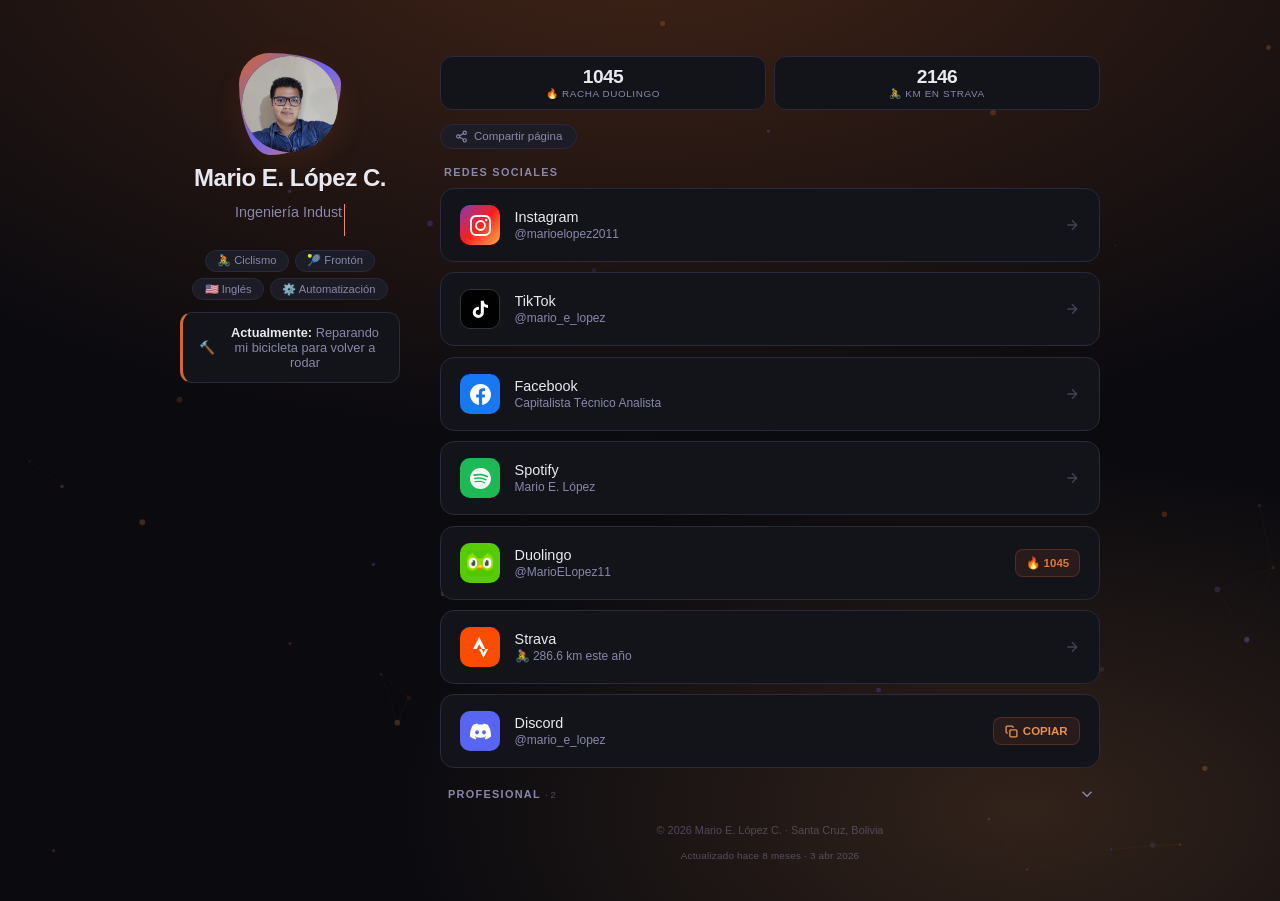
<file: index.html>
<!DOCTYPE html>
<html lang="es">
<head>
  <meta charset="UTF-8" />
  <meta name="viewport" content="width=device-width, initial-scale=1.0"/>
  <title>Mario E. López C.</title>

  <!-- SEO & Compartibilidad -->
  <meta name="description" content="Mario E. López C. — Ingeniero Industrial en Santa Cruz, Bolivia. Automatización, análisis de datos y más.">
  <meta property="og:title" content="Mario E. López C.">
  <meta property="og:description" content="Ingeniero Industrial · Santa Cruz, Bolivia">
  <meta property="og:image" content="https://marioelopez.github.io/og-image.png">
  <meta property="og:image:width" content="1200">
  <meta property="og:image:height" content="630">
  <meta property="og:url" content="https://marioelopez.github.io">
  <meta property="og:type" content="website">
  <meta name="twitter:card" content="summary">

  <!-- Seguridad: Content Security Policy -->
  <meta http-equiv="Content-Security-Policy" content="default-src 'self'; script-src 'self' 'unsafe-inline' 'unsafe-eval' https://cdn.jsdelivr.net; style-src 'self' 'unsafe-inline' https://fonts.googleapis.com; font-src https://fonts.gstatic.com; img-src 'self' data: blob:; connect-src 'self' https://cdn.jsdelivr.net https://files.pythonhosted.org https://pypi.org; worker-src blob:;">

  <!-- Datos estructurados para Google (Knowledge Panel) -->
  <script type="application/ld+json">
  {
    "@context": "https://schema.org",
    "@type": "Person",
    "name": "Mario Eduardo López Cáceres",
    "alternateName": "Mario E. López C.",
    "jobTitle": "Ingeniero Industrial",
    "description": "Ingeniero Industrial especializado en gestión de producción, análisis de datos y automatización. Santa Cruz de la Sierra, Bolivia.",
    "url": "https://marioelopez.github.io",
    "image": "https://marioelopez.github.io/FOTO_PERFIL.webp",
    "sameAs": [
      "https://www.linkedin.com/in/marioelopezc/",
      "https://github.com/MarioELopez",
      "https://www.instagram.com/marioelopez2011"
    ],
    "address": {
      "@type": "PostalAddress",
      "addressLocality": "Santa Cruz de la Sierra",
      "addressCountry": "BO"
    },
    "alumniOf": {
      "@type": "CollegeOrUniversity",
      "name": "Universidad Autónoma Gabriel René Moreno",
      "alternateName": "UAGRM"
    },
    "knowsAbout": ["Ingeniería Industrial", "Análisis de datos", "Python", "Power BI", "Lean Manufacturing", "Automatización"]
  }
  </script>

  <!-- Favicon SVG con iniciales -->
  <!-- PWA -->
  <link rel="manifest" href="manifest.json">
  <meta name="theme-color" content="#d4682a">
  <meta name="mobile-web-app-capable" content="yes">
  <meta name="apple-mobile-web-app-capable" content="yes">
  <meta name="apple-mobile-web-app-status-bar-style" content="black-translucent">
  <meta name="apple-mobile-web-app-title" content="Mario E. López">

  <link rel="icon" type="image/svg+xml" href="data:image/svg+xml,%3Csvg xmlns='http://www.w3.org/2000/svg' viewBox='0 0 32 32'%3E%3Ccircle cx='16' cy='16' r='16' fill='%23d4682a'/%3E%3Ctext x='16' y='22' font-family='Inter,Arial,sans-serif' font-size='18' font-weight='700' fill='%230a0a0f' text-anchor='middle'%3EM%3C/text%3E%3C/svg%3E">
  <link rel="preconnect" href="https://fonts.googleapis.com">
  <link href="https://fonts.googleapis.com/css2?family=Inter:wght@300;400;500;600;700&display=swap" rel="stylesheet">
  <link rel="stylesheet" href="css/styles.css">
</head>
<body>

<!-- ✅ Fallback para usuarios con JavaScript desactivado -->
<noscript>
  <style>
    body { display: block; }
    .noscript-msg { display: flex !important; }
  </style>
  <div class="noscript-msg" style="display:flex;flex-direction:column;align-items:center;gap:0.75rem;padding:4rem 1.5rem;text-align:center;font-family:Inter,sans-serif;color:#e8e8f0;max-width:480px;margin:0 auto;">
    <picture><source srcset="FOTO_PERFIL.webp" type="image/webp"><img src="FOTO_PERFIL.jpg" alt="Mario E. López C." style="width:80px;height:80px;border-radius:50%;object-fit:cover;object-position:28% 15%;"></picture>
    <h1 style="font-size:1.4rem;font-weight:600;">Mario E. López C.</h1>
    <p style="color:#8888aa;font-size:0.85rem;">Ingeniero Industrial &middot; Santa Cruz, Bolivia</p>
    <p style="color:#8888aa;font-size:0.82rem;margin-top:0.5rem;">Esta página requiere JavaScript.<br>Podés encontrarme en:</p>
    <p style="font-size:0.85rem;margin-top:0.25rem;">
      <a href="https://www.linkedin.com/in/marioelopezc/" target="_blank" rel="noopener me" style="color:#d4682a;text-decoration:none;">LinkedIn</a>
      &nbsp;&middot;&nbsp;
      <a href="https://github.com/MarioELopez" target="_blank" rel="noopener me" style="color:#d4682a;text-decoration:none;">GitHub</a>
      &nbsp;&middot;&nbsp;
      <a href="https://www.instagram.com/marioelopez2011" target="_blank" rel="noopener me" style="color:#d4682a;text-decoration:none;">Instagram</a>
    </p>
  </div>
</noscript>

<!-- Toggle fijo arriba derecha — visible cuando entraste como pro -->
<div class="mode-toggle" id="mode-toggle" role="group" aria-label="Cambiar modo" style="display:none">
  <button class="mode-pill" id="pill-casual" data-mode="casual">Personal</button>
  <button class="mode-pill" id="pill-pro"    data-mode="pro">Pro</button>
</div>

<!-- Toast notification -->
<div class="toast-msg" id="ml-toast" role="status" aria-live="polite"></div>

<!-- Lightbox para foto de perfil -->
<div class="lightbox" id="ml-lightbox" role="dialog" aria-modal="true" aria-label="Foto de perfil ampliada">
  <img class="lightbox-img" src="FOTO_PERFIL.webp" alt="Mario E. López C." loading="lazy">
</div>

<!-- Terminal Easter Egg -->
<div id="ml-terminal" role="dialog" aria-modal="true" aria-label="Terminal">
  <div id="t-bar">
    <span class="t-dot td-r" id="t-close" title="Cerrar"></span>
    <span class="t-dot td-y"></span>
    <span class="t-dot td-g"></span>
    <span class="t-title">mario@portfolio ~ bash</span>
  </div>
  <div id="t-out"></div>
  <div id="t-in-row">
    <span id="t-prompt">mario@portfolio:~$ </span>
    <input id="t-input" type="text" autocomplete="off" autocorrect="off" autocapitalize="off" spellcheck="false" aria-label="Comando">
  </div>
</div>

<div class="container" id="app"></div>

<script src="config.js"></script>
<script src="js/app.js"></script>
<script src="js/ui.js"></script>
<script src="js/animations.js"></script>
<script src="js/terminal.js"></script>
<script>
  buildPage();
  loadStrava();
  animateStreak();
  loadMeta();
  setTimeout(typewriterEffect, 750);
</script>
</body>
</html>
</file>
<file: css/styles.css>
:root {
      --bg:          #0a0a0f;
      --surface:     #13131a;
      --surface2:    #1c1c27;
      --border:      #2a2a3a;
      --accent:      #6c63ff;
      --accent2:     #a78bfa;
      --text:        #e8e8f0;
      --text-muted:  #8888aa;
      --glow:        rgba(108, 99, 255, 0.12);
      --orange:      #d4682a;
      --orange2:     #e8924d;
      --orange-glow: rgba(212, 104, 42, 0.15);
    }

    *, *::before, *::after { margin: 0; padding: 0; box-sizing: border-box; }

    @keyframes fadeUp {
      from { opacity: 0; transform: translateY(16px); }
      to   { opacity: 1; transform: translateY(0); }
    }

    .fade-up {
      opacity: 0;
      animation: fadeUp 0.5s ease forwards;
    }

    @keyframes fadeUpCard {
      from { opacity: 0; transform: translateY(18px) rotate(-1.2deg); }
      to   { opacity: 1; transform: translateY(0)    rotate(0deg); }
    }
    .fade-up-card {
      opacity: 0;
      animation: fadeUpCard 0.5s ease forwards;
    }

    body {
      background: var(--bg);
      color: var(--text);
      font-family: 'Inter', sans-serif;
      min-height: 100vh;
      display: flex;
      align-items: center;
      justify-content: center;
      padding: 2rem 1rem;
      padding-top: 3.5rem;
      background-image:
        radial-gradient(ellipse 80% 60% at 50% -10%, rgba(212,104,42,0.28), transparent),
        radial-gradient(ellipse 50% 40% at 80% 90%, rgba(232,146,77,0.18), transparent);
    }

    .container {
      width: 100%;
      max-width: 520px;
      display: flex;
      flex-direction: column;
      align-items: center;
      gap: 2rem;
    }

    /* ── NOSCRIPT FALLBACK ── */
    .noscript-msg {
      display: flex; flex-direction: column; align-items: center;
      gap: 0.75rem; padding: 3rem 1.5rem; text-align: center;
    }
    .noscript-msg h1 { font-size: 1.4rem; font-weight: 600; }
    .noscript-msg p  { font-size: 0.85rem; color: var(--text-muted); }
    .noscript-msg a  { color: var(--orange); text-decoration: none; }
    .noscript-msg a:hover { text-decoration: underline; }

    /* ── MODE TOGGLE ── */
    .mode-toggle {
      position: fixed;
      top: 0.75rem; right: 0.75rem;
      z-index: 100;
      display: flex; align-items: center; gap: 2px;
      background: rgba(13,13,20,0.72);
      border: 1px solid rgba(255,255,255,0.07);
      border-radius: 999px; padding: 3px;
      backdrop-filter: blur(14px); -webkit-backdrop-filter: blur(14px);
      box-shadow: 0 4px 24px rgba(0,0,0,0.4), inset 0 1px 0 rgba(255,255,255,0.05);
      -webkit-tap-highlight-color: transparent; user-select: none;
      opacity: 0; animation: fadeUp 0.4s ease 0.3s forwards;
    }
    .mode-pill {
      padding: 0.3rem 0.9rem; border-radius: 999px; border: none;
      font-size: 0.62rem; font-weight: 700; letter-spacing: 0.07em;
      text-transform: uppercase;
      cursor: pointer; white-space: nowrap;
      background: transparent; color: rgba(136,136,170,0.65);
      transition: background 0.25s, color 0.25s, box-shadow 0.25s;
      font-family: 'Inter', sans-serif;
    }
    .mode-pill:hover { color: var(--text); }
    .mode-pill.active {
      background: linear-gradient(135deg, var(--orange), var(--orange2));
      color: #fff;
      box-shadow: 0 2px 14px rgba(212,104,42,0.45), inset 0 1px 0 rgba(255,255,255,0.15);
    }

    /* ── PROFILE ── */
    .profile {
      display: flex; flex-direction: column; align-items: center;
      gap: 0.75rem; text-align: center;
    }

    .avatar-wrap {
      position: relative;
      width: 96px; height: 96px; flex-shrink: 0;
      touch-action: manipulation; /* evita zoom del navegador en doble-tap */
    }
    .avatar-wrap::before {
      content: '';
      position: absolute;
      inset: -3px;
      background: linear-gradient(135deg, var(--orange), var(--accent), var(--orange2));
      animation: blob-morph var(--avatar-blob-duration, 6s) ease-in-out infinite;
      z-index: 0;
      border-radius: 30% 70% 70% 30% / 30% 30% 70% 70%;
    }
    @keyframes blob-morph {
      0%,100% { border-radius: 30% 70% 70% 30% / 30% 30% 70% 70%; }
      25%      { border-radius: 58% 42% 75% 25% / 76% 46% 54% 24%; }
      50%      { border-radius: 50% 50% 33% 67% / 55% 27% 73% 45%; }
      75%      { border-radius: 33% 67% 58% 42% / 63% 68% 32% 37%; }
    }

    .avatar {
      position: relative; z-index: 1;
      width: 96px; height: 96px; border-radius: 50%;
      background: var(--surface2); overflow: hidden;
      box-shadow: 0 8px 32px var(--orange-glow);
      flex-shrink: 0;
    }
    /* ✅ loading="eager" y fetchpriority="high" se aplican inline en el HTML del avatar */
    .avatar img { width: 100%; height: 100%; object-fit: cover; object-position: 28% 15%; }

    .profile h1 { font-size: clamp(1.2rem, 4vw, 1.5rem); font-weight: 600; letter-spacing: -0.02em; }
    .tagline { font-size: clamp(0.8rem, 3vw, 0.9rem); color: var(--text-muted); }
    .descripcion { font-size: clamp(0.72rem, 2.5vw, 0.78rem); color: var(--text-muted); opacity: 0.7; letter-spacing: 0.01em; }

    .skills { display: flex; flex-wrap: wrap; justify-content: center; gap: 0.4rem; margin-top: 0.1rem; }
    .skill-chip {
      display: inline-flex; align-items: center; gap: 0.3rem;
      background: var(--surface2); border: 1px solid var(--border); border-radius: 999px;
      padding: 0.22rem 0.7rem; font-size: 0.7rem; color: var(--text-muted); font-weight: 500;
      transition: border-color 0.18s, color 0.18s;
      touch-action: manipulation; /* evita zoom por doble-tap en móvil */
    }
    .skill-chip:hover { border-color: var(--orange); color: var(--text); }

    .share-btn {
      display: inline-flex; align-items: center; gap: 0.4rem;
      background: var(--surface2); border: 1px solid var(--border); border-radius: 999px;
      padding: 0.3rem 0.85rem; font-size: 0.72rem; color: var(--text-muted); font-weight: 500;
      cursor: pointer; transition: border-color 0.18s, color 0.18s; margin-top: 0.25rem;
    }
    .share-btn:hover { border-color: var(--orange); color: var(--text); }
    .share-btn.copied { border-color: rgba(59,195,120,0.4); color: #3bc378; }

    .actualmente {
      width: 100%; display: flex; align-items: center; gap: 0.75rem;
      padding: 0.75rem 1rem; background: var(--surface); border: 1px solid var(--border);
      border-left: 3px solid #d4682a; border-radius: 12px; font-size: 0.8rem; color: var(--text-muted);
    }
    .actualmente strong { color: var(--text); font-weight: 600; white-space: nowrap; }

    .badge {
      display: inline-flex; align-items: center; gap: 0.4rem;
      background: var(--surface2); border: 1px solid var(--border); border-radius: 999px;
      padding: 0.3rem 0.85rem; font-size: 0.75rem; color: #e8924d; font-weight: 500;
    }

    .streak-badge {
      display: flex; align-items: center; justify-content: center; gap: 0.25rem;
      font-size: 0.72rem; font-weight: 700; color: #e07830;
      background: rgba(212,104,42,0.1); border: 1px solid rgba(212,104,42,0.25);
      border-radius: 8px; padding: 0.4rem 0.6rem; white-space: nowrap; flex-shrink: 0;
    }

    /* ── LINKS ── */
    .links { width: 100%; display: flex; flex-direction: column; gap: 0.65rem; }

    .section-label {
      font-size: 0.68rem; font-weight: 600; text-transform: uppercase;
      letter-spacing: 0.12em; color: var(--text-muted);
      padding: 0 0.25rem; margin-top: 0.4rem;
    }

    .link-card {
      display: flex; align-items: center; gap: 0.9rem; padding: 0.85rem 1rem;
      background: var(--surface); border: 1px solid var(--border); border-radius: 14px;
      text-decoration: none; color: var(--text); position: relative; overflow: hidden;
      transition: transform 0.18s ease, border-color 0.18s ease, box-shadow 0.18s ease;
      -webkit-tap-highlight-color: transparent;
    }
    .link-card:hover, .link-card:focus {
      transform: translateY(-2px);
      border-color: var(--orange);
      box-shadow: 0 4px 24px var(--orange-glow);
      outline: none;
    }
    .link-card:focus-visible {
      outline: 2px solid var(--orange);
      outline-offset: 2px;
    }
    .link-card:active { transform: translateY(0); }

    .link-icon { width: 40px; height: 40px; border-radius: 10px; display: flex; align-items: center; justify-content: center; flex-shrink: 0; }
    .link-icon svg { width: 21px; height: 21px; }
    .link-info { flex: 1; display: flex; flex-direction: column; gap: 0.08rem; min-width: 0; }
    .link-name { font-weight: 500; font-size: clamp(0.82rem, 3vw, 0.9rem); white-space: nowrap; overflow: hidden; text-overflow: ellipsis; }
    .link-handle { font-size: clamp(0.7rem, 2.5vw, 0.75rem); color: var(--text-muted); white-space: nowrap; overflow: hidden; text-overflow: ellipsis; }
    .link-arrow { color: var(--text-muted); opacity: 0.4; transition: opacity 0.18s, transform 0.18s; flex-shrink: 0; }
    .link-card:hover .link-arrow { opacity: 1; transform: translateX(3px); }

    .download-btn {
      display: flex; align-items: center; justify-content: center; gap: 0.3rem;
      padding: 0.4rem 0.7rem; background: rgba(212,104,42,0.1); border: 1px solid rgba(212,104,42,0.25);
      border-radius: 8px; color: #e8924d; font-size: 0.72rem; font-weight: 600;
      text-decoration: none; white-space: nowrap; flex-shrink: 0; cursor: pointer;
      transition: background 0.18s, border-color 0.18s, transform 0.18s;
    }
    .download-btn:hover { background: rgba(212,104,42,0.2); border-color: #d4682a; transform: translateY(-1px); }
    .download-btn svg { flex-shrink: 0; }

    .copy-btn {
      display: flex; align-items: center; justify-content: center; gap: 0.3rem;
      padding: 0.4rem 0.7rem; background: rgba(212,104,42,0.1); border: 1px solid rgba(212,104,42,0.25);
      border-radius: 8px; color: #e8924d; font-size: 0.72rem; font-weight: 600;
      text-transform: uppercase; white-space: nowrap; flex-shrink: 0; cursor: pointer;
      transition: background 0.18s, border-color 0.18s; position: relative;
    }
    .copy-btn:hover { background: rgba(212,104,42,0.2); border-color: #d4682a; }
    .copy-btn.copied { background: rgba(59,195,120,0.15); border-color: rgba(59,195,120,0.4); color: #3bc378; }

    .ig     { background: linear-gradient(135deg,#833ab4,#fd1d1d,#fcb045); }
    .tt     { background: #010101; border: 1px solid #333; }
    .fb     { background: #1877f2; }
    .dc     { background: #5865f2; }
    .sp     { background: #1db954; }
    .duo    { background: #58cc02; }
    .li     { background: #0a66c2; }
    .gh     { background: #24292e; border: 1px solid #444; }
    .cv     { background: linear-gradient(135deg, var(--accent), var(--accent2)); }
    .strava { background: #fc4c02; }

    /* ── STATS ROW ── */
    .stats-row {
      width: 100%; display: flex; gap: 0.5rem; justify-content: center;
    }
    .stat-card {
      flex: 1; display: flex; flex-direction: column; align-items: center;
      gap: 0.15rem; padding: 0.6rem 0.5rem;
      background: var(--surface); border: 1px solid var(--border); border-radius: 12px;
      transition: border-color 0.18s;
    }
    .stat-card:hover { border-color: var(--orange); }
    .stat-value {
      font-size: clamp(1rem, 4vw, 1.2rem); font-weight: 700;
      color: var(--text); letter-spacing: -0.03em; line-height: 1;
    }
    .stat-label {
      font-size: 0.62rem; color: var(--text-muted); font-weight: 500;
      text-transform: uppercase; letter-spacing: 0.06em; white-space: nowrap;
    }

    .footer { font-size: 0.68rem; color: var(--text-muted); opacity: 0.45; text-align: center; padding-bottom: 0.25rem; }

    .footer-update {
      font-size: 0.62rem; color: var(--text-muted); opacity: 0.5;
      text-align: center; padding-bottom: 0.5rem; letter-spacing: 0.02em;
    }

    /* ── BADGE PULSE ── */
    .badge-dot {
      position: relative;
      display: inline-flex; align-items: center; justify-content: center;
    }
    .badge-dot::after {
      content: '';
      position: absolute;
      width: 8px; height: 8px;
      border-radius: 50%;
      background: #e8924d;
      animation: badge-pulse 2.2s ease-out infinite;
      opacity: 0;
    }
    @keyframes badge-pulse {
      0%   { transform: scale(1);   opacity: 0.65; }
      100% { transform: scale(3);   opacity: 0; }
    }

    /* ── SECCIÓN DESPLEGABLE ── */
    .section-toggle {
      display: flex; align-items: center; justify-content: space-between;
      width: 100%; cursor: pointer; padding: 0 0.25rem; margin-top: 0.4rem;
      -webkit-tap-highlight-color: transparent; user-select: none;
    }
    .section-toggle .section-label { margin-top: 0; pointer-events: none; }

    .section-toggle-icon {
      width: 18px; height: 18px; color: var(--text-muted);
      transition: transform 0.3s ease, color 0.2s; flex-shrink: 0;
    }
    .section-toggle:hover .section-toggle-icon { color: var(--orange); }
    .section-toggle.open .section-toggle-icon { transform: rotate(180deg); }

    .section-collapsible {
      width: 100%; display: flex; flex-direction: column; gap: 0.65rem;
      max-height: 0; overflow: hidden;
      transition: max-height 0.35s ease, opacity 0.3s ease; opacity: 0;
    }
    .section-collapsible.open { max-height: 600px; opacity: 1; }

    .ripple { position: absolute; border-radius: 50%; transform: scale(0); animation: ripple-anim 0.55s linear; background: rgba(255,255,255,0.08); pointer-events: none; }
    @keyframes ripple-anim { to { transform: scale(4); opacity: 0; } }

    .reveal { opacity: 0; transform: translateY(20px); transition: opacity 0.5s ease, transform 0.5s ease; }
    .reveal.visible { opacity: 1; transform: translateY(0); }

    @media (max-width: 480px) {
      body { padding: 1.5rem 0.75rem; padding-top: 3.5rem; }
      .avatar-wrap { width: 78px; height: 78px; }
      .avatar { width: 78px; height: 78px; }
      .link-card { padding: 0.75rem 0.85rem; gap: 0.7rem; }
      .link-icon { width: 36px; height: 36px; border-radius: 8px; }
      .download-btn { padding: 0.4rem 0.5rem; font-size: 0.68rem; }
      .link-name { font-size: 0.82rem; }
      .link-handle { font-size: 0.68rem; }
    }

    @media (min-width: 768px) {
      .container { max-width: 560px; }
      .link-card { padding: 1rem 1.2rem; }
    }

    /* ── SPLIT SCREEN (desktop ambos modos) ── */
    .split-screen { width: 100%; display: flex; flex-direction: column; gap: 1.5rem; }
    @media (min-width: 768px) {
      .split-screen { flex-direction: row; align-items: flex-start; gap: 2.5rem; }
      .container:has(.split-screen) { max-width: 920px; }
      .split-left {
        width: 220px; flex-shrink: 0;
        position: sticky; top: 1.5rem;
        display: flex; flex-direction: column; align-items: center;
        gap: 0.75rem; text-align: center;
      }
      .split-right {
        flex: 1; display: flex; flex-direction: column;
        gap: 0.65rem; min-width: 0;
      }
      .split-right .stats-row { justify-content: flex-start; }
      .split-right .share-btn { align-self: flex-start; }
    }

    /* ── MOBILE SCROLL HERO ── */
    @media (max-width: 767px) {
      :root { --mhero-extra: 34px; }

      /* Hero: ocupa casi todo el viewport para empujar links abajo */
      .mob-hero {
        min-height: calc(100svh - 200px);
        display: flex; flex-direction: column;
        align-items: center; justify-content: center;
        gap: 0.75rem;
        padding: 3.5rem 1rem 0.5rem;
      }
      /* Avatar más grande en estado hero */
      .mob-hero .avatar-wrap {
        width: calc(96px + var(--mhero-extra)) !important;
        height: calc(96px + var(--mhero-extra)) !important;
        transition: width 0.12s ease, height 0.12s ease;
      }
      .mob-hero .avatar {
        width: calc(96px + var(--mhero-extra)) !important;
        height: calc(96px + var(--mhero-extra)) !important;
        transition: width 0.12s ease, height 0.12s ease;
      }
      .mob-hero .avatar-wrap::before {
        /* Ajustar el blob al nuevo tamaño */
        inset: -3px;
      }
      /* Peeking card borrosa */
      .mob-peek-blur {
        filter: blur(5px);
        opacity: 0.5;
        pointer-events: none;
        user-select: none;
        transition: filter 0.35s ease, opacity 0.35s ease;
      }
    }

    /* ── MOBILE: fix hover stuck + estado activo táctil ── */
    @media (hover: none) {
      .link-card:hover {
        transform: none !important; border-color: var(--border) !important;
        box-shadow: none !important;
      }
      .link-card:hover .link-arrow { opacity: 0.4; transform: none; }
      .link-card:active {
        transform: scale(0.97) !important;
        border-color: rgba(212,104,42,0.5) !important;
        opacity: 0.88; transition: transform 0.08s, opacity 0.08s !important;
      }
    }

    /* ── SKELETON LOADING ── */
    .skeleton-val {
      display: inline-block; min-width: 2.4rem; height: 1.1em;
      background: linear-gradient(90deg, var(--surface2) 25%, var(--border) 50%, var(--surface2) 75%);
      background-size: 200% 100%;
      animation: skeleton-shine 1.4s infinite;
      border-radius: 4px; vertical-align: middle;
    }
    @keyframes skeleton-shine {
      0%   { background-position: 200% 0; }
      100% { background-position: -200% 0; }
    }

    /* ── TOAST ── */
    .toast-msg {
      position: fixed; bottom: 1.5rem; left: 50%;
      transform: translateX(-50%) translateY(20px);
      background: rgba(13,13,20,0.92); border: 1px solid rgba(212,104,42,0.4);
      border-radius: 999px; padding: 0.55rem 1.2rem;
      font-size: 0.8rem; font-weight: 600; color: var(--text);
      backdrop-filter: blur(14px); -webkit-backdrop-filter: blur(14px);
      box-shadow: 0 4px 24px rgba(0,0,0,0.45);
      z-index: 9998; pointer-events: none;
      opacity: 0; transition: opacity 0.25s ease, transform 0.25s ease;
    }
    .toast-msg.visible { opacity: 1; transform: translateX(-50%) translateY(0); }

    /* ── AVATAR FLIP (3D coin-flip) ── */
    .avatar-wrap { perspective: 600px; }
    .avatar-flip-inner {
      width: 100%; height: 100%;
      position: relative;
      transform-style: preserve-3d;
      transition: transform 0.38s cubic-bezier(0.4, 0, 0.2, 1);
    }
    .avatar-flip-inner.flipped { transform: rotateY(180deg); }
    .avatar-face, .avatar-back {
      position: absolute; inset: 0;
      backface-visibility: hidden;
      -webkit-backface-visibility: hidden;
      border-radius: 50%;
      overflow: hidden;
    }
    .avatar-back { transform: rotateY(180deg); }
    .avatar-age {
      display: flex; flex-direction: column; align-items: center; justify-content: center;
      height: 100%; width: 100%; border-radius: 50%;
      background: radial-gradient(circle at 40% 35%, #2a1a00 0%, #0a0a0f 100%);
      border: 2px solid var(--orange);
      box-shadow: 0 0 24px rgba(212,104,42,0.35), inset 0 0 20px rgba(212,104,42,0.08);
    }
    .avatar-age .age-n {
      font-size: 2.4rem; font-weight: 800; line-height: 1;
      background: linear-gradient(135deg, #ffd280 0%, var(--orange) 50%, #c0440a 100%);
      -webkit-background-clip: text; -webkit-text-fill-color: transparent;
      background-clip: text;
      filter: drop-shadow(0 0 8px rgba(212,104,42,0.6));
    }
    .avatar-age .age-l {
      font-size: 0.58rem; color: rgba(212,104,42,0.7);
      text-transform: uppercase; letter-spacing: 0.14em; margin-top: 3px;
    }
    .avatar-age .age-emoji { font-size: 0.9rem; margin-bottom: 2px; }

    /* ── LIGHTBOX ── */
    .lightbox {
      position: fixed; inset: 0; z-index: 9999;
      background: rgba(0,0,0,0.85); backdrop-filter: blur(8px); -webkit-backdrop-filter: blur(8px);
      display: flex; align-items: center; justify-content: center; cursor: pointer;
      opacity: 0; transition: opacity 0.2s ease; pointer-events: none;
    }
    .lightbox.lb-visible { opacity: 1; pointer-events: all; }
    .lightbox-img {
      width: min(280px,90vw); height: min(280px,90vw);
      border-radius: 50%; object-fit: cover; object-position: 28% 15%;
      box-shadow: 0 8px 48px rgba(0,0,0,0.6);
      transform: scale(0.82); transition: transform 0.25s ease;
    }
    .lightbox.lb-visible .lightbox-img { transform: scale(1); }

    /* ── VISITED CARD OVERLAY ── */
    .visited-overlay {
      position: absolute; inset: 0; border-radius: 14px;
      background: rgba(0,0,0,0.22);
      border: 1px solid rgba(255,255,255,0.06);
      pointer-events: none; z-index: 2;
      transition: opacity 0.3s ease;
    }
    .visited-overlay::after {
      content: '✓';
      position: absolute; top: 8px; right: 11px;
      font-size: 0.7rem;
      color: rgba(255,255,255,0.28);
    }

    /* ── GLITCH (terminal easter egg) ── */
    @keyframes glitch-kf {
      0%,100% { transform: none; filter: none; }
      8%   { transform: skew(-5deg) translateX(-4px); filter: invert(1); }
      16%  { transform: skew(3deg) translateX(5px); filter: hue-rotate(90deg) saturate(4); }
      24%  { transform: none; filter: brightness(2); }
      32%  { transform: skew(-2deg) translateX(-2px); filter: hue-rotate(200deg); }
      40%  { transform: none; filter: none; }
    }
    .glitch-fx { animation: glitch-kf 0.4s ease forwards; }

    /* ── TERMINAL ── */
    #ml-terminal {
      /* default theme vars */
      --t-bg:  #0d1117;
      --t-txt: #00e676;
      --t-th:  #ffbd2e;
      --t-tc:  #64b5f6;
      --t-tp:  #e8924d;
      --t-te:  #ff5f56;
      --t-ts:  #666;
      position: fixed; inset: 0; z-index: 9999;
      background: var(--t-bg);
      display: flex; flex-direction: column;
      font-family: 'Courier New', Courier, monospace;
      opacity: 0; pointer-events: none;
      transition: opacity 0.25s ease, background 0.4s ease, color 0.4s ease;
    }
    #ml-terminal.t-open { opacity: 1; pointer-events: all; }
    #t-bar {
      display: flex; align-items: center; gap: 6px;
      background: rgba(0,0,0,0.35); border-bottom: 1px solid rgba(255,255,255,0.06);
      padding: 0.6rem 1rem; flex-shrink: 0;
    }
    #t-bar .t-title { flex: 1; text-align: center; font-size: 0.68rem; color: var(--t-ts); letter-spacing: 0.06em; }
    .t-dot { width: 12px; height: 12px; border-radius: 50%; cursor: pointer; flex-shrink: 0; }
    .td-r { background: #ff5f56; } .td-y { background: #ffbd2e; } .td-g { background: #27c93f; }
    #t-out {
      flex: 1; overflow-y: auto; padding: 0.85rem 1rem;
      color: var(--t-txt); font-size: clamp(0.68rem,2.5vw,0.8rem);
      line-height: 1.65; white-space: pre-wrap; word-break: break-all;
      transition: color 0.4s ease;
    }
    #t-out .tp { color: var(--t-tp); } /* prompt */
    #t-out .ts { color: var(--t-ts); } /* system */
    #t-out .te { color: var(--t-te); } /* error */
    #t-out .th { color: var(--t-th); } /* highlight */
    #t-out .tc { color: var(--t-tc); } /* comment/info */
    #t-in-row {
      display: flex; align-items: center; gap: 0.4rem;
      border-top: 1px solid rgba(255,255,255,0.06); padding: 0.6rem 1rem; flex-shrink: 0;
    }
    #t-prompt { color: var(--t-tp); font-size: 0.78rem; white-space: nowrap; flex-shrink: 0; }
    #t-input {
      flex: 1; background: none; border: none; outline: none;
      color: var(--t-txt); font-family: inherit; font-size: 0.78rem; caret-color: var(--t-txt);
      transition: color 0.4s ease;
    }

    /* ── PYTHON EDITOR MODAL (nano) ── */
    #py-editor {
      position: fixed; inset: 0; z-index: 10000;
      background: #0d1117;
      display: flex; flex-direction: column;
      font-family: 'Courier New', Courier, monospace;
      opacity: 0; pointer-events: none;
      transition: opacity 0.2s ease;
    }
    #py-editor.open { opacity: 1; pointer-events: all; }
    #py-editor-bar {
      display: flex; align-items: center; gap: 0.4rem; flex-wrap: wrap;
      background: #161b22; border-bottom: 1px solid #30363d;
      padding: 0.45rem 0.8rem; flex-shrink: 0;
    }
    #py-editor-title {
      flex: 1; min-width: 100px;
      color: #8b949e; font-size: 0.72rem; letter-spacing: 0.04em;
    }
    .py-ed-btn {
      padding: 0.22rem 0.65rem; border-radius: 5px; border: none;
      font-family: inherit; font-size: 0.68rem; cursor: pointer;
      transition: filter 0.15s; white-space: nowrap;
    }
    .py-ed-btn:hover { filter: brightness(1.2); }
    .py-ed-run   { background: #238636; color: #fff; }
    .py-ed-save  { background: #1f6feb; color: #fff; }
    .py-ed-dl    { background: transparent; color: #58a6ff; border: 1px solid #388bfd55; }
    .py-ed-close { background: #da3633; color: #fff; }
    #py-editor-code {
      flex: 1; min-height: 0;
      padding: 0.9rem 1rem; background: #0d1117;
      color: #e6edf3; font-family: inherit; font-size: clamp(0.72rem,2.2vw,0.88rem);
      border: none; outline: none; resize: none; line-height: 1.65;
      tab-size: 4; -moz-tab-size: 4;
    }
    #py-editor-divider {
      height: 1px; background: #30363d; flex-shrink: 0;
    }
    #py-editor-out-label {
      padding: 0.2rem 1rem; background: #161b22;
      font-size: 0.62rem; color: #58a6ff; letter-spacing: 0.05em; flex-shrink: 0;
    }
    #py-editor-out {
      height: clamp(80px, 22vh, 180px);
      overflow-y: auto; padding: 0.5rem 1rem;
      background: #010409; color: #00e676;
      font-size: clamp(0.65rem,2vw,0.78rem); line-height: 1.55;
      white-space: pre-wrap; word-break: break-all; flex-shrink: 0;
    }
    #py-editor-out .te { color: #f85149; }
    #py-editor-out .ts { color: #6e7681; }
    #py-editor-status {
      padding: 0.28rem 1rem; background: #161b22;
      border-top: 1px solid #21262d; font-size: 0.6rem;
      color: #6e7681; flex-shrink: 0; letter-spacing: 0.04em;
    }

    /* ── GLOBAL TAP HIGHLIGHT FIX ── */
    * { -webkit-tap-highlight-color: transparent; }

    /* ── TERMINAL SCROLLBAR ── */
    #t-out::-webkit-scrollbar, #py-editor-out::-webkit-scrollbar { width: 4px; }
    #t-out::-webkit-scrollbar-track, #py-editor-out::-webkit-scrollbar-track { background: transparent; }
    #t-out::-webkit-scrollbar-thumb, #py-editor-out::-webkit-scrollbar-thumb { background: #2a2a2a; border-radius: 2px; }
    #t-out::-webkit-scrollbar-thumb:hover, #py-editor-out::-webkit-scrollbar-thumb:hover { background: #444; }
    #t-out { scrollbar-color: #2a2a2a transparent; scrollbar-width: thin; }

    /* ── TERMINAL MOBILE: word-wrap & keyboard resize ── */
    #ml-terminal { height: 100dvh; }
    @media (max-width: 767px) {
      #t-out { word-break: break-word; overflow-wrap: break-word; }
      #t-out span { display: inline; white-space: pre-wrap; }
    }

    /* ── LINK-CARD: prevent text selection on click ── */
    .link-card { user-select: none; -webkit-user-select: none; }

    /* ── MOBILE CARD BLUR: smooth transition ── */
    @media (max-width: 767px) {
      .link-card { transition: filter 0.3s ease, opacity 0.3s ease, transform 0.18s ease, border-color 0.18s ease, box-shadow 0.18s ease; }
    }

/* ── SQL GAME — modo integrado en terminal (grid layout) ── */

/* Cuando el juego está activo, #ml-terminal pasa a grid de 2 columnas */
#ml-terminal.sql-game-mode {
  display: grid;
  grid-template-rows: auto 1fr auto;
  grid-template-columns: 1fr 260px;
  overflow: hidden;
}

/* Barra de título: ocupa ambas columnas */
#ml-terminal.sql-game-mode #t-bar {
  grid-column: 1 / -1;
  grid-row: 1;
}

/* Área de output: columna izquierda, fila 2 */
#ml-terminal.sql-game-mode #t-out {
  grid-column: 1;
  grid-row: 2;
  overflow-y: auto;
}

/* Línea de input: columna izquierda, fila 3 */
#ml-terminal.sql-game-mode #t-in-row {
  grid-column: 1;
  grid-row: 3;
}

/* Panel de personaje: columna derecha, filas 2–3 */
/* (layout interno ya lo maneja game.css; aquí solo el grid placement) */
#ml-terminal.sql-game-mode #character-panel {
  grid-column: 2;
  grid-row: 2 / 4;
  border-left: 1px solid #1a2e1a;
}

/* Weight overlay y achievement popup siguen siendo fixed/absolute — sin ajuste de grid necesario */
</file>
